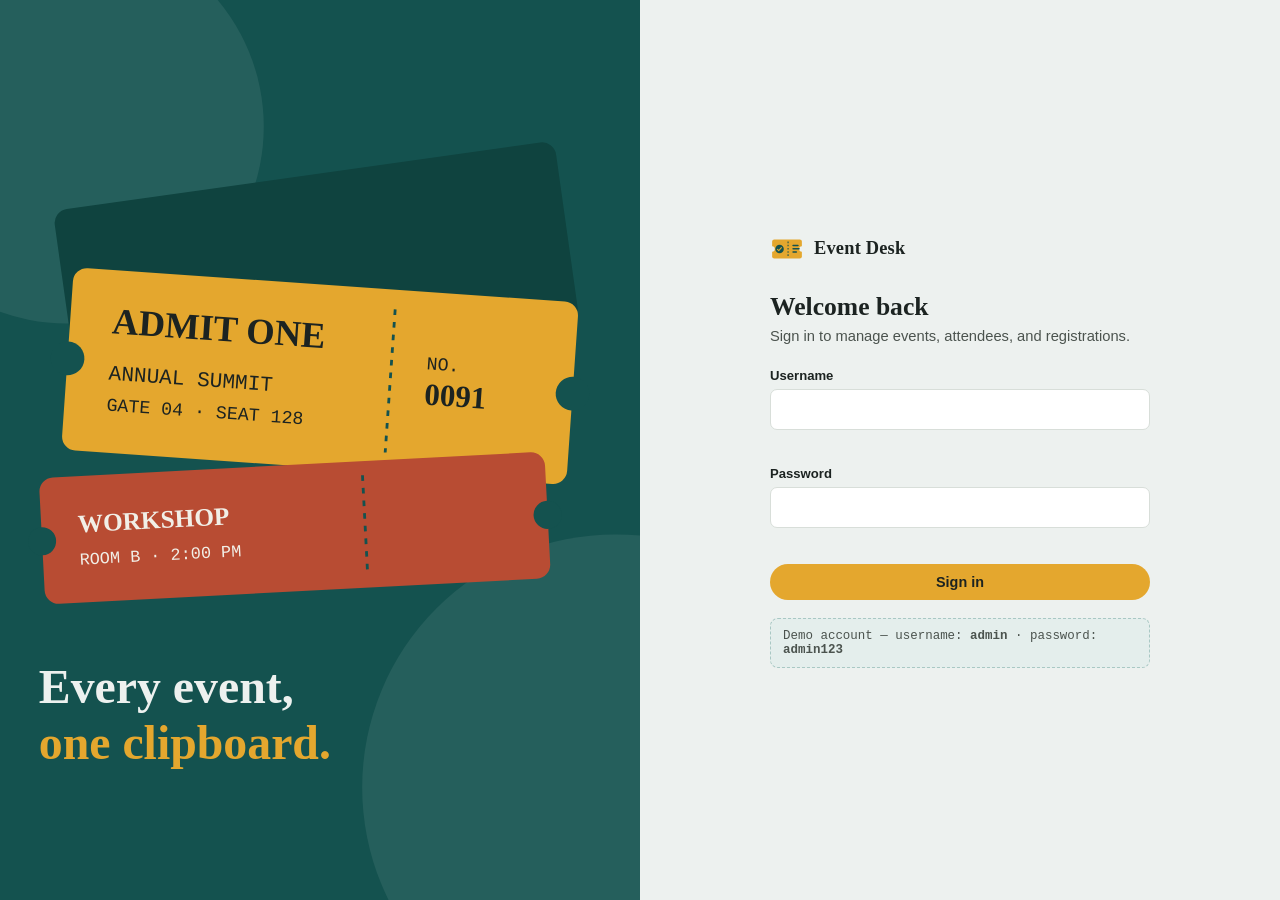
<file: index.html>
<!DOCTYPE html>
<html lang="en">
<head>
<meta charset="UTF-8">
<meta name="viewport" content="width=device-width, initial-scale=1.0">
<title>Event Desk</title>
</head>
<body>
  <script src="js/data.js"></script>
  <script src="js/auth.js"></script>
  <script>
    (function () {
      if (Session.isLoggedIn()) {
        location.replace('events.html');
      } else {
        location.replace('login.html');
      }
    })();
  </script>
</body>
</html>
</file>
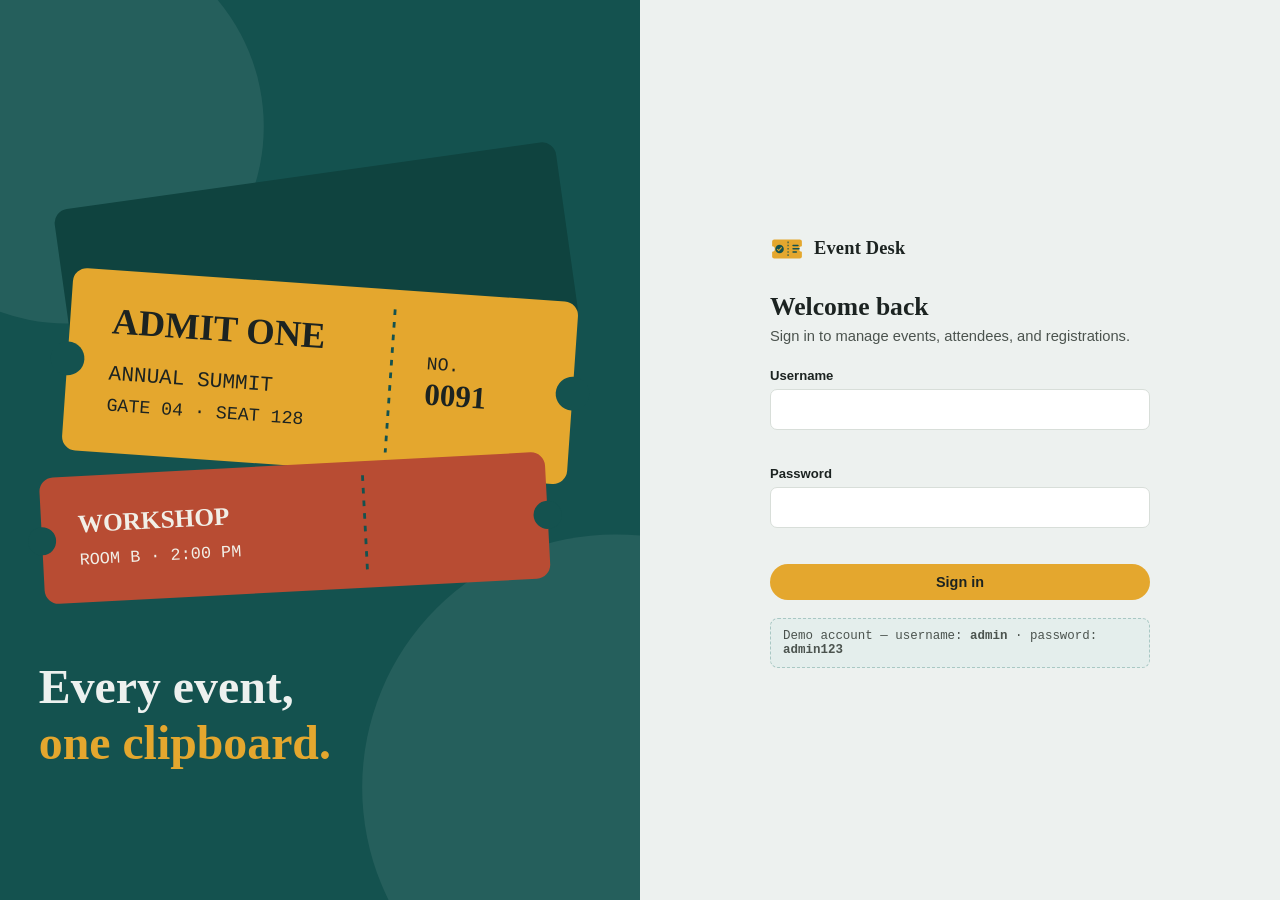
<file: attendee-form.html>
<!DOCTYPE html>
<html lang="en">
<head>
<meta charset="UTF-8">
<meta name="viewport" content="width=device-width, initial-scale=1.0">
<title>Attendee form · Event Desk</title>
<link rel="stylesheet" href="css/style.css">
</head>
<body>
  <div class="app-shell">
    <div id="sidebar-slot"></div>

    <main class="main" style="max-width:640px;">
      <a href="attendees.html" class="btn btn-ghost btn-sm" style="margin-bottom:18px;">&larr; All attendees</a>

      <div class="page-head">
        <div>
          <p class="eyebrow" id="form-eyebrow">Event Desk</p>
          <h1 class="page-title" id="form-title">New attendee</h1>
          <p class="page-sub">Fields marked required must be completed.</p>
        </div>
      </div>

      <div id="flash-slot"></div>

      <div class="card card-pad">
        <form id="attendee-form" class="form-grid" novalidate>
          <div class="field">
            <label for="name">Full name <span aria-hidden="true">*</span></label>
            <input type="text" id="name" maxlength="120" required>
            <div class="error-msg" id="err-name"></div>
          </div>

          <div class="field">
            <label for="email">Email <span aria-hidden="true">*</span></label>
            <input type="email" id="email" maxlength="160" required>
            <div class="error-msg" id="err-email"></div>
          </div>

          <div class="field">
            <label for="phone">Phone number <span aria-hidden="true">*</span></label>
            <input type="tel" id="phone" maxlength="30" placeholder="555-123-4567" required>
            <div class="error-msg" id="err-phone"></div>
          </div>

          <div class="form-actions">
            <a href="attendees.html" class="btn btn-ghost">Cancel</a>
            <button type="submit" class="btn btn-primary" id="submit-btn">Save attendee</button>
          </div>
        </form>
      </div>
    </main>
  </div>

  <script src="js/data.js"></script>
  <script src="js/auth.js"></script>
  <script src="js/ui.js"></script>
  <script src="js/attendee-form.js"></script>
</body>
</html>
</file>
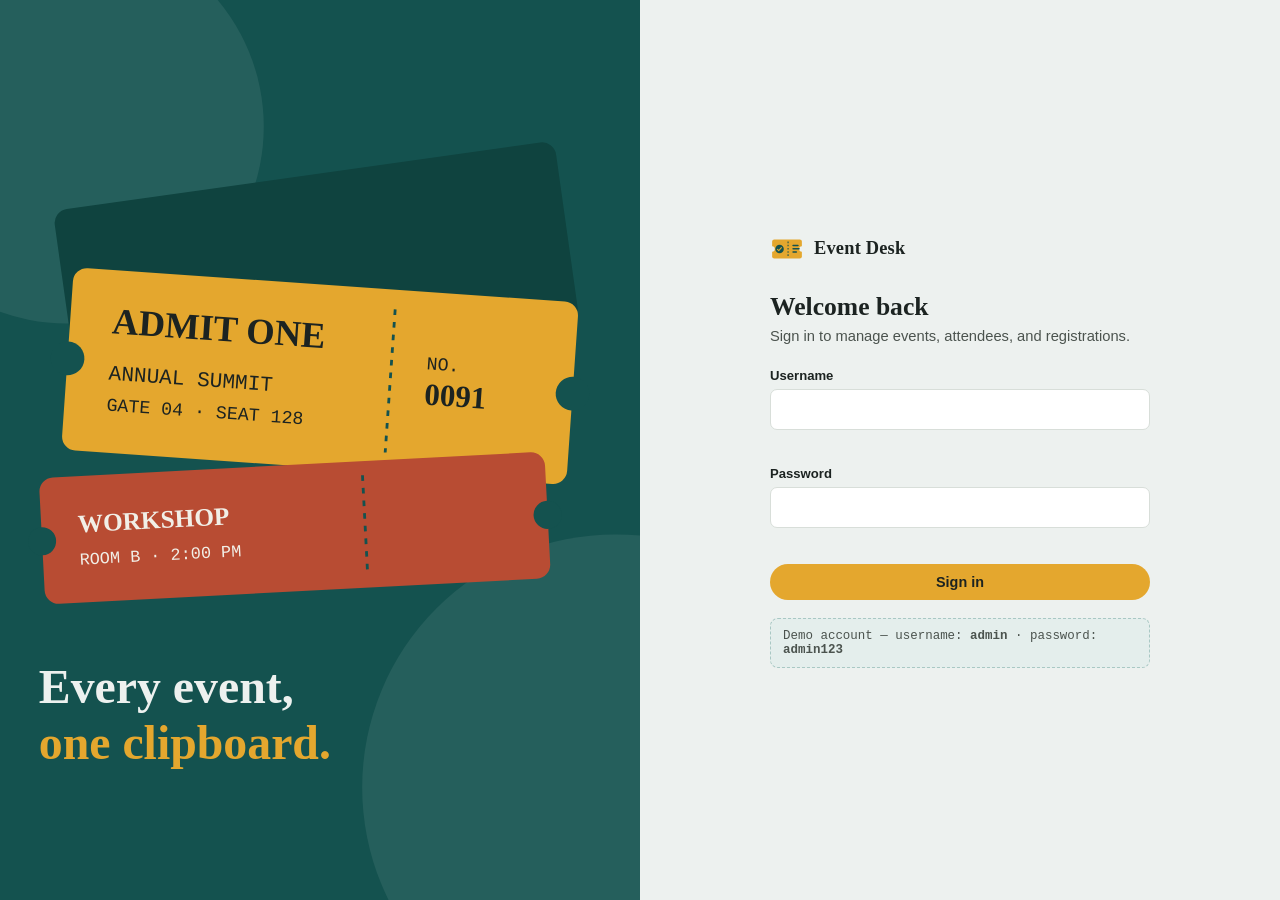
<file: attendees.html>
<!DOCTYPE html>
<html lang="en">
<head>
<meta charset="UTF-8">
<meta name="viewport" content="width=device-width, initial-scale=1.0">
<title>Attendees · Event Desk</title>
<link rel="stylesheet" href="css/style.css">
</head>
<body>
  <div class="app-shell">
    <div id="sidebar-slot"></div>

    <main class="main">
      <div class="page-head">
        <div>
          <p class="eyebrow">Event Desk</p>
          <h1 class="page-title">Attendees</h1>
          <p class="page-sub">Everyone on file, across every event.</p>
        </div>
        <a href="attendee-form.html" class="btn btn-primary">+ New attendee</a>
      </div>

      <div id="flash-slot"></div>

      <div class="toolbar">
        <div class="search-wrap">
          <svg viewBox="0 0 24 24" fill="none" stroke="currentColor" stroke-width="2"><circle cx="11" cy="11" r="7"/><line x1="21" y1="21" x2="16.65" y2="16.65"/></svg>
          <input type="text" id="search-input" placeholder="Search attendees by name…">
        </div>
        <span class="count-pill" id="count-pill">0 attendees</span>
      </div>

      <div id="attendees-slot"></div>
    </main>
  </div>

  <script src="js/data.js"></script>
  <script src="js/auth.js"></script>
  <script src="js/ui.js"></script>
  <script src="js/attendees.js"></script>
</body>
</html>
</file>
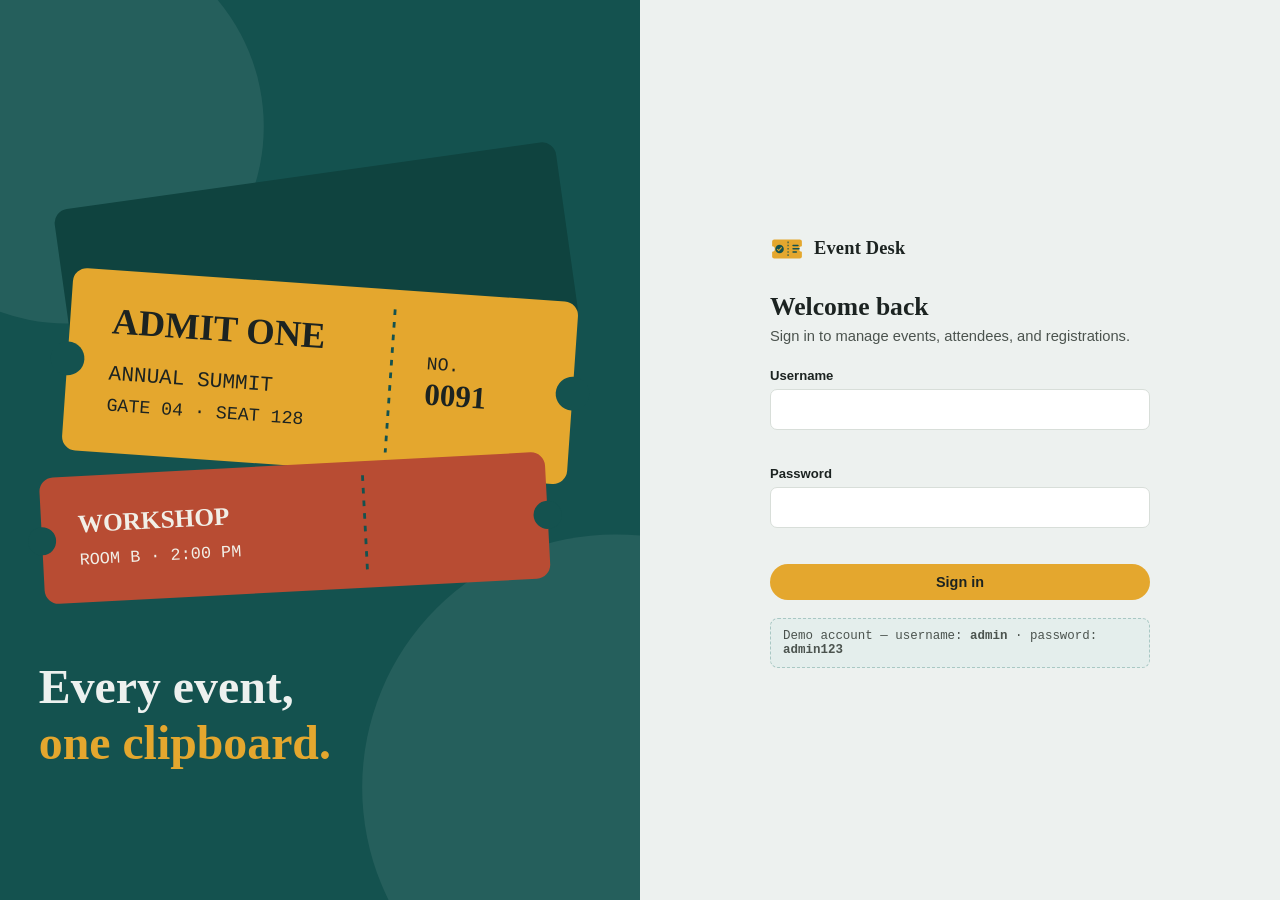
<file: event-form.html>
<!DOCTYPE html>
<html lang="en">
<head>
<meta charset="UTF-8">
<meta name="viewport" content="width=device-width, initial-scale=1.0">
<title>Event form · Event Desk</title>
<link rel="stylesheet" href="css/style.css">
</head>
<body>
  <div class="app-shell">
    <div id="sidebar-slot"></div>

    <main class="main">
      <a href="events.html" class="btn btn-ghost btn-sm" style="margin-bottom:18px;">&larr; All events</a>

      <div class="page-head">
        <div>
          <p class="eyebrow" id="form-eyebrow">Event Desk</p>
          <h1 class="page-title" id="form-title">New event</h1>
          <p class="page-sub">Fill in the details below. Fields marked required must be completed.</p>
        </div>
      </div>

      <div id="flash-slot"></div>

      <div class="card card-pad">
        <form id="event-form" class="form-grid" novalidate>
          <div class="field">
            <label for="name">Event name <span aria-hidden="true">*</span></label>
            <input type="text" id="name" maxlength="120" required>
            <div class="error-msg" id="err-name"></div>
          </div>

          <div class="field">
            <label for="description">Description</label>
            <textarea id="description" maxlength="600" placeholder="What's this event about?"></textarea>
            <div class="error-msg" id="err-description"></div>
          </div>

          <div class="form-row-2">
            <div class="field">
              <label for="date">Date <span aria-hidden="true">*</span></label>
              <input type="date" id="date" required>
              <div class="error-msg" id="err-date"></div>
            </div>
            <div class="field">
              <label for="time">Time <span aria-hidden="true">*</span></label>
              <input type="time" id="time" required>
              <div class="error-msg" id="err-time"></div>
            </div>
          </div>

          <div class="field">
            <label for="location">Location <span aria-hidden="true">*</span></label>
            <input type="text" id="location" maxlength="160" required>
            <div class="error-msg" id="err-location"></div>
          </div>

          <div class="field" id="registration">
            <label>Registered attendees</label>
            <div class="hint" id="attendee-hint">Check everyone who should be registered for this event.</div>
            <div class="checkbox-list" id="attendee-checklist"></div>
          </div>

          <div class="form-actions">
            <a href="events.html" class="btn btn-ghost">Cancel</a>
            <button type="submit" class="btn btn-primary" id="submit-btn">Save event</button>
          </div>
        </form>
      </div>
    </main>
  </div>

  <script src="js/data.js"></script>
  <script src="js/auth.js"></script>
  <script src="js/ui.js"></script>
  <script src="js/event-form.js"></script>
</body>
</html>
</file>
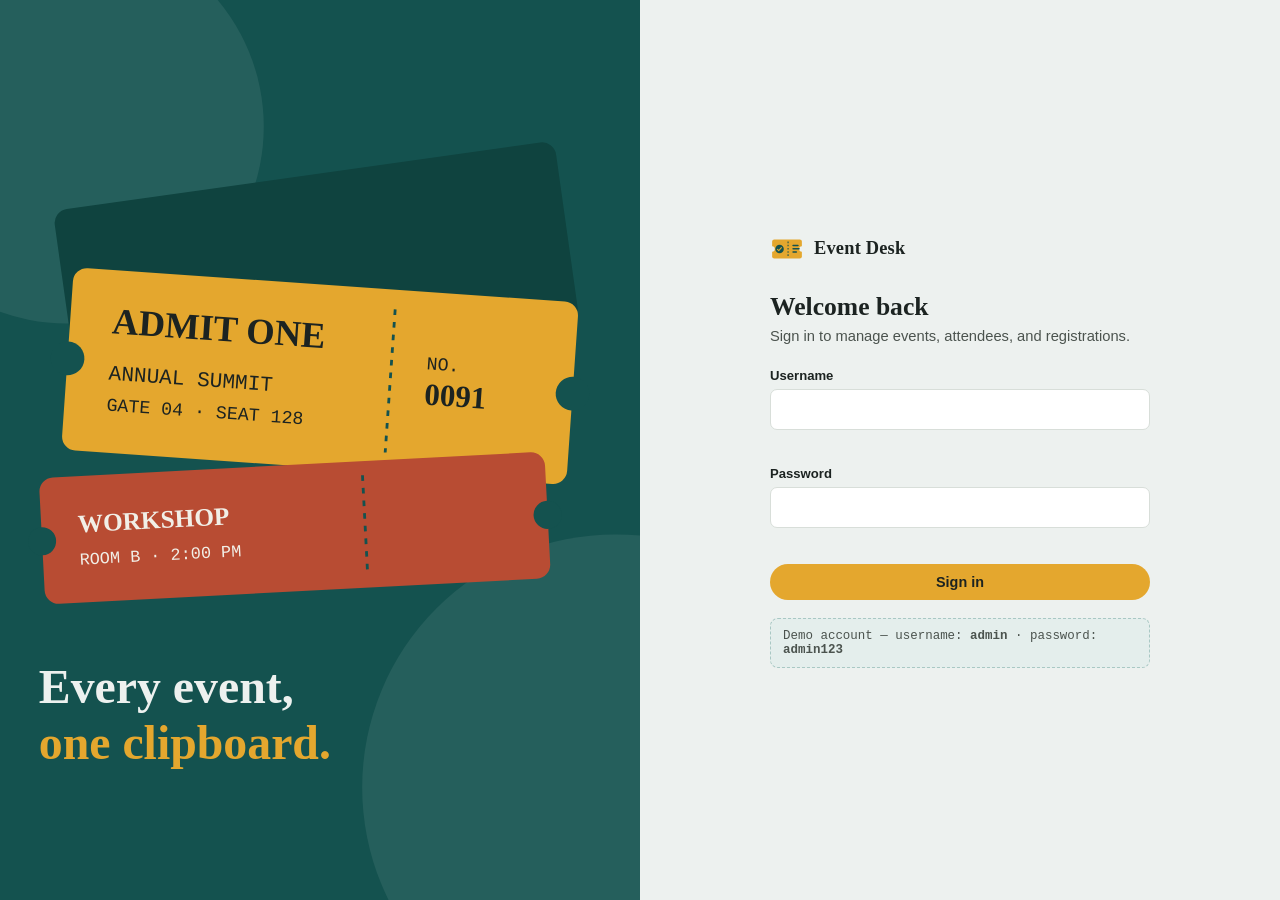
<file: event-view.html>
<!DOCTYPE html>
<html lang="en">
<head>
<meta charset="UTF-8">
<meta name="viewport" content="width=device-width, initial-scale=1.0">
<title>Event details · Event Desk</title>
<link rel="stylesheet" href="css/style.css">
</head>
<body>
  <div class="app-shell">
    <div id="sidebar-slot"></div>

    <main class="main">
      <a href="events.html" class="btn btn-ghost btn-sm" style="margin-bottom:18px;">&larr; All events</a>
      <div id="flash-slot"></div>
      <div id="content-slot"></div>
    </main>
  </div>

  <script src="js/data.js"></script>
  <script src="js/auth.js"></script>
  <script src="js/ui.js"></script>
  <script src="js/event-view.js"></script>
</body>
</html>
</file>
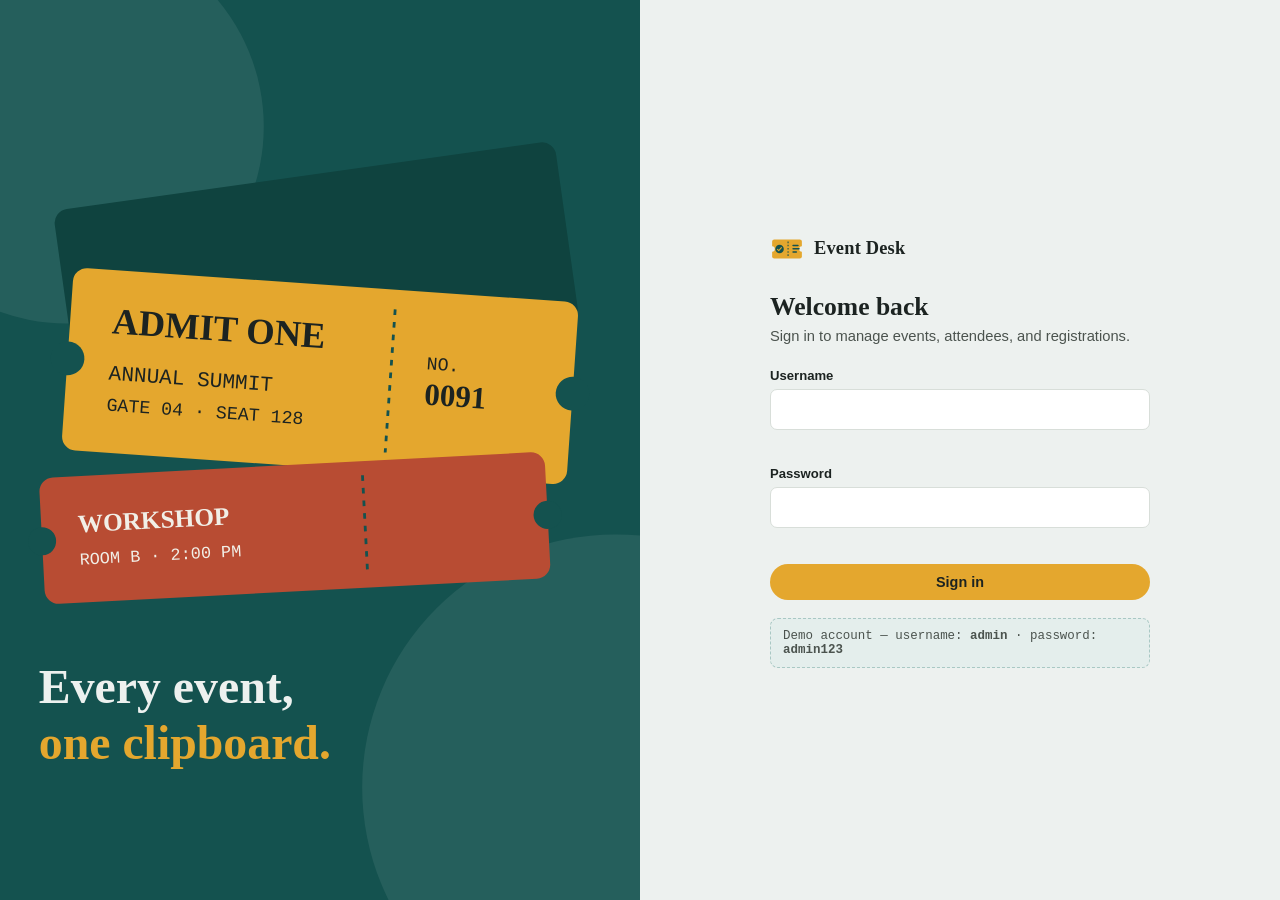
<file: events.html>
<!DOCTYPE html>
<html lang="en">
<head>
<meta charset="UTF-8">
<meta name="viewport" content="width=device-width, initial-scale=1.0">
<title>Events · Event Desk</title>
<link rel="stylesheet" href="css/style.css">
</head>
<body>
  <div class="app-shell">
    <div id="sidebar-slot"></div>

    <main class="main">
      <div class="page-head">
        <div>
          <p class="eyebrow">Event Desk</p>
          <h1 class="page-title">Events</h1>
          <p class="page-sub">Every ticket your desk has issued — search, open, or add a new one.</p>
        </div>
        <a href="event-form.html" class="btn btn-primary">+ New event</a>
      </div>

      <div id="flash-slot"></div>

      <div class="stat-strip" id="stat-strip"></div>

      <div class="toolbar">
        <div class="search-wrap">
          <svg viewBox="0 0 24 24" fill="none" stroke="currentColor" stroke-width="2"><circle cx="11" cy="11" r="7"/><line x1="21" y1="21" x2="16.65" y2="16.65"/></svg>
          <input type="text" id="search-input" placeholder="Search events by name…">
        </div>
        <span class="count-pill" id="count-pill">0 events</span>
      </div>

      <div id="events-slot"></div>
    </main>
  </div>

  <script src="js/data.js"></script>
  <script src="js/auth.js"></script>
  <script src="js/ui.js"></script>
  <script src="js/events.js"></script>
</body>
</html>
</file>
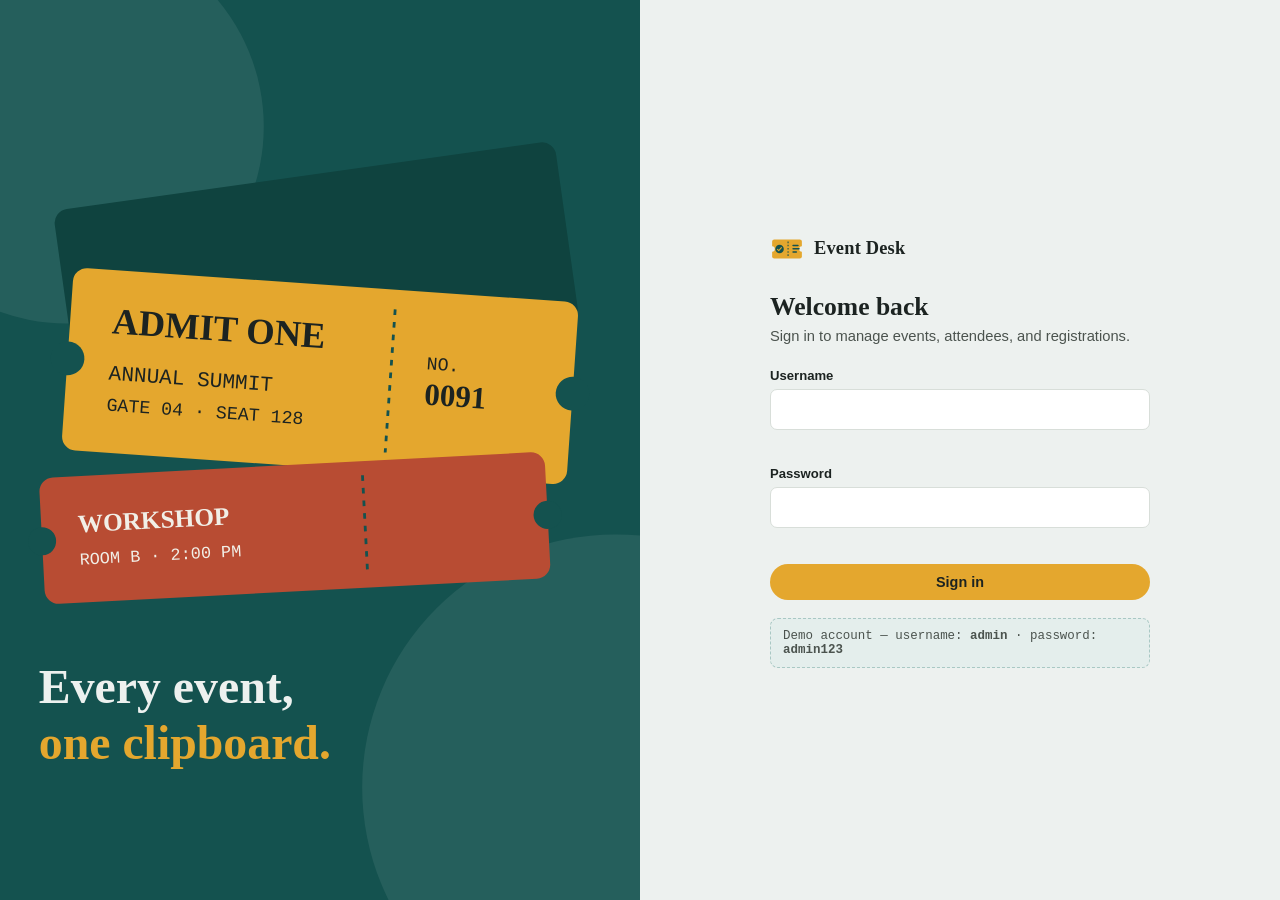
<file: login.html>
<!DOCTYPE html>
<html lang="en">
<head>
<meta charset="UTF-8">
<meta name="viewport" content="width=device-width, initial-scale=1.0">
<title>Sign in · Event Desk</title>
<link rel="stylesheet" href="css/style.css">
</head>
<body>
  <div class="login-shell">
    <div class="login-art">
      <img src="img/login-art.svg" alt="Illustration of stacked event tickets">
    </div>
    <div class="login-panel">
      <div class="login-card">
        <div class="brand">
          <img src="img/brand-mark.svg" alt="" width="34" height="34">
          <span class="brand-name">Event Desk</span>
        </div>
        <h1>Welcome back</h1>
        <p class="sub">Sign in to manage events, attendees, and registrations.</p>

        <div id="flash-slot"></div>

        <form id="login-form" class="form-grid" novalidate>
          <div class="field">
            <label for="username">Username</label>
            <input type="text" id="username" name="username" autocomplete="username" required>
            <div class="error-msg" id="err-username"></div>
          </div>
          <div class="field">
            <label for="password">Password</label>
            <input type="password" id="password" name="password" autocomplete="current-password" required>
            <div class="error-msg" id="err-password"></div>
          </div>
          <button type="submit" class="btn btn-primary btn-block">Sign in</button>
        </form>

        <div class="login-hint">
          Demo account — username: <strong>admin</strong> · password: <strong>admin123</strong>
        </div>
      </div>
    </div>
  </div>

  <script src="js/data.js"></script>
  <script src="js/auth.js"></script>
  <script src="js/ui.js"></script>
  <script src="js/login.js"></script>
</body>
</html>
</file>
<file: css/style.css>
/* ==========================================================================
   Event Desk — design tokens
   Theme: field-ledger / ticket-stub admin tool
   ========================================================================== */

:root{
  --ink:        #1C2321;
  --ink-soft:   #4B534E;
  --paper:      #EDF1EF;
  --paper-dim:  #E3E9E5;
  --card:       #FFFFFF;
  --line:       #D8DED9;
  --teal:       #14524F;
  --teal-dark:  #0F433F;
  --teal-tint:  #E4EEEC;
  --mustard:    #E4A72E;
  --mustard-dark:#C88E1D;
  --brick:      #B84C33;
  --brick-tint: #F6E4DE;
  --good:       #2F7A4E;
  --good-tint:  #E1F0E5;

  --font-display: Georgia, 'Iowan Old Style', 'Times New Roman', serif;
  --font-body: -apple-system, BlinkMacSystemFont, 'Segoe UI', Roboto, Helvetica, Arial, sans-serif;
  --font-mono: 'Courier New', Courier, monospace;

  --radius: 8px;
  --radius-lg: 14px;
  --shadow-card: 0 1px 2px rgba(28,35,33,.06), 0 6px 18px -10px rgba(28,35,33,.18);
  --shadow-pop: 0 10px 30px -8px rgba(28,35,33,.35);
}

*, *::before, *::after{ box-sizing: border-box; }
html, body{ height: 100%; }
body{
  margin:0;
  font-family: var(--font-body);
  background: var(--paper);
  color: var(--ink);
  -webkit-font-smoothing: antialiased;
}
img{ max-width:100%; display:block; }
a{ color: inherit; }
button{ font-family: inherit; }

:focus-visible{
  outline: 3px solid var(--mustard);
  outline-offset: 2px;
}

.hidden{ display:none !important; }

/* ------------------------------ layout shell ---------------------------- */
.app-shell{
  min-height:100vh;
  display:grid;
  grid-template-columns: 226px 1fr;
}
@media (max-width: 860px){
  .app-shell{ grid-template-columns: 1fr; }
}

.sidebar{
  background: var(--teal);
  color: #EDF1EF;
  padding: 22px 18px;
  display:flex;
  flex-direction:column;
  gap: 26px;
}
@media (max-width: 860px){
  .sidebar{
    display:flex;
    flex-direction:row;
    align-items:center;
    justify-content:space-between;
    padding: 12px 16px;
  }
  .sidebar .brand-tagline, .sidebar .nav-foot{ display:none; }
  .sidebar nav{ flex-direction:row; }
}

.brand{
  display:flex;
  align-items:center;
  gap:10px;
}
.brand img{ width:34px; height:34px; }
.brand-name{
  font-family: var(--font-display);
  font-weight:700;
  font-size: 1.15rem;
  letter-spacing:.2px;
}
.brand-tagline{
  font-family: var(--font-mono);
  font-size: .68rem;
  letter-spacing: .12em;
  text-transform: uppercase;
  color: #9FC2BE;
  margin-top:-18px;
}

.sidebar nav{
  display:flex;
  flex-direction:column;
  gap:4px;
}
.nav-link{
  display:flex;
  align-items:center;
  gap:10px;
  padding: 10px 12px;
  border-radius: 7px;
  text-decoration:none;
  color: #D9E6E4;
  font-size:.92rem;
  font-weight:600;
  border-left: 3px solid transparent;
}
.nav-link:hover{ background: rgba(255,255,255,.08); }
.nav-link.active{
  background: rgba(255,255,255,.12);
  border-left-color: var(--mustard);
  color:#fff;
}
.nav-link .dot{
  width:6px;height:6px;border-radius:50%;background:var(--mustard);
  display:inline-block;
}

.nav-foot{
  margin-top:auto;
  display:flex;
  flex-direction:column;
  gap:10px;
  border-top:1px solid rgba(255,255,255,.14);
  padding-top:14px;
}
.who-am-i{
  font-family: var(--font-mono);
  font-size:.75rem;
  color:#B9D4D1;
}
.btn-logout{
  background:transparent;
  border:1px solid rgba(255,255,255,.35);
  color:#EDF1EF;
  padding:8px 10px;
  border-radius:7px;
  cursor:pointer;
  font-size:.82rem;
  font-weight:600;
  text-align:left;
}
.btn-logout:hover{ background: rgba(255,255,255,.1); border-color:#fff; }

.main{
  padding: 30px 36px 60px;
  max-width: 1180px;
  width:100%;
}
@media (max-width:640px){
  .main{ padding: 20px 16px 48px; }
}

.page-head{
  display:flex;
  justify-content:space-between;
  align-items:flex-end;
  gap:16px;
  flex-wrap:wrap;
  margin-bottom: 22px;
}
.eyebrow{
  font-family: var(--font-mono);
  font-size:.72rem;
  letter-spacing:.14em;
  text-transform:uppercase;
  color: var(--ink-soft);
  margin: 0 0 4px;
}
.page-title{
  font-family: var(--font-display);
  font-size: 2rem;
  margin:0;
  font-weight:700;
}
.page-sub{
  color: var(--ink-soft);
  margin:6px 0 0;
  font-size:.95rem;
}

/* --------------------------------- buttons -------------------------------*/
.btn{
  display:inline-flex;
  align-items:center;
  gap:8px;
  padding: 10px 18px;
  border-radius: 999px;
  border: none;
  cursor:pointer;
  font-weight:700;
  font-size:.9rem;
  text-decoration:none;
  transition: transform .06s ease;
}
.btn:active{ transform: translateY(1px); }
.btn-primary{ background: var(--mustard); color: #1C2321; }
.btn-primary:hover{ background: var(--mustard-dark); }
.btn-teal{ background: var(--teal); color:#fff; }
.btn-teal:hover{ background: var(--teal-dark); }
.btn-ghost{ background: transparent; color: var(--teal); border:1.5px solid var(--line); }
.btn-ghost:hover{ border-color: var(--teal); background: var(--teal-tint); }
.btn-danger{ background: var(--brick-tint); color: var(--brick); }
.btn-danger:hover{ background: #eecdc2; }
.btn-sm{ padding: 6px 12px; font-size:.78rem; }
.btn-block{ width:100%; justify-content:center; }

/* ---------------------------------- cards --------------------------------*/
.card{
  background: var(--card);
  border-radius: var(--radius-lg);
  border: 1px solid var(--line);
  box-shadow: var(--shadow-card);
}
.card-pad{ padding: 22px 24px; }

/* ---------------------------- search / toolbar ---------------------------*/
.toolbar{
  display:flex;
  gap:12px;
  align-items:center;
  flex-wrap:wrap;
  margin-bottom:20px;
}
.search-wrap{
  position:relative;
  flex: 1 1 260px;
  max-width:380px;
}
.search-wrap input{
  width:100%;
  padding: 10px 14px 10px 36px;
  border-radius: 999px;
  border: 1.5px solid var(--line);
  background: #fff;
  font-size:.92rem;
}
.search-wrap input:focus{ border-color: var(--teal); }
.search-wrap svg{
  position:absolute; left:12px; top:50%; transform:translateY(-50%);
  width:16px; height:16px; color: var(--ink-soft);
}
.count-pill{
  font-family: var(--font-mono);
  font-size:.76rem;
  color: var(--ink-soft);
  background: var(--paper-dim);
  padding:6px 12px;
  border-radius:999px;
}

/* ------------------------------ ticket cards ------------------------------
   Signature element: event = ticket stub, with a perforated tear line and
   an "ADMIT" corner badge that carries the live attendee count.
---------------------------------------------------------------------------*/
.ticket-grid{
  display:grid;
  grid-template-columns: repeat(auto-fill, minmax(300px, 1fr));
  gap: 20px;
}

.ticket{
  position:relative;
  display:grid;
  grid-template-columns: 1fr 92px;
  background: var(--card);
  border-radius: var(--radius-lg);
  border: 1px solid var(--line);
  box-shadow: var(--shadow-card);
  overflow:hidden;
  text-decoration:none;
  color:inherit;
  transition: transform .12s ease, box-shadow .12s ease;
}
.ticket:hover{
  transform: translateY(-3px);
  box-shadow: 0 16px 30px -14px rgba(20,82,79,.35);
}
.ticket-body{ padding: 18px 16px; min-width:0; }
.ticket-date{
  font-family: var(--font-mono);
  font-size:.72rem;
  letter-spacing:.06em;
  color: var(--brick);
  text-transform:uppercase;
  margin-bottom:8px;
}
.ticket-name{
  font-family: var(--font-display);
  font-weight:700;
  font-size:1.18rem;
  margin: 0 0 8px;
  line-height:1.25;
  overflow-wrap: anywhere;
}
.ticket-meta{
  display:flex;
  flex-direction:column;
  gap:4px;
  font-size:.83rem;
  color: var(--ink-soft);
}
.ticket-meta span{ display:flex; gap:6px; align-items:center; }
.ticket-meta svg{ width:14px; height:14px; flex:none; opacity:.75; }

.ticket-stub{
  position:relative;
  background: var(--teal);
  color:#fff;
  display:flex;
  flex-direction:column;
  align-items:center;
  justify-content:center;
  gap:2px;
  border-left: 2px dashed rgba(255,255,255,.35);
}
.ticket-stub::before,
.ticket-stub::after{
  content:"";
  position:absolute;
  width:16px; height:16px;
  background: var(--paper);
  border-radius:50%;
  left:-8px;
}
.ticket-stub::before{ top:-8px; }
.ticket-stub::after{ bottom:-8px; }
.stub-num{
  font-family: var(--font-display);
  font-weight:700;
  font-size:1.5rem;
  line-height:1;
}
.stub-label{
  font-family: var(--font-mono);
  font-size:.6rem;
  letter-spacing:.1em;
  text-transform:uppercase;
  color:#B9D4D1;
}

.empty-state{
  text-align:center;
  padding: 50px 20px;
  color: var(--ink-soft);
}
.empty-state img{ margin: 0 auto 14px; width:180px; }
.empty-state h3{ font-family: var(--font-display); margin:0 0 6px; color:var(--ink); }

/* ---------------------------------- table ---------------------------------*/
.table-wrap{
  overflow-x:auto;
  border-radius: var(--radius-lg);
  border:1px solid var(--line);
  background:#fff;
}
table{ width:100%; border-collapse: collapse; min-width: 560px; }
thead th{
  text-align:left;
  font-family: var(--font-mono);
  font-size:.72rem;
  letter-spacing:.08em;
  text-transform:uppercase;
  color: var(--ink-soft);
  background: var(--paper-dim);
  padding: 12px 16px;
  border-bottom:1px solid var(--line);
}
tbody td{
  padding: 13px 16px;
  border-bottom:1px solid var(--line);
  font-size:.9rem;
  vertical-align: middle;
}
tbody tr:last-child td{ border-bottom:none; }
tbody tr:hover{ background: var(--teal-tint); }
td.mono, .mono{ font-family: var(--font-mono); font-size:.86rem; color: var(--ink-soft); }
.row-actions{ display:flex; gap:8px; justify-content:flex-end; }
.name-cell{ font-weight:700; }

/* --------------------------------- badges ---------------------------------*/
.badge{
  display:inline-flex;
  align-items:center;
  gap:5px;
  font-family: var(--font-mono);
  font-size:.72rem;
  padding:3px 9px;
  border-radius: 999px;
  background: var(--good-tint);
  color: var(--good);
  font-weight:700;
}

/* ---------------------------------- forms ---------------------------------*/
.form-grid{
  display:grid;
  gap:18px;
}
.field{ display:flex; flex-direction:column; gap:6px; }
.field label{
  font-size:.82rem;
  font-weight:700;
  color: var(--ink);
}
.field .hint{ font-size:.76rem; color: var(--ink-soft); font-weight:400; }
input[type=text], input[type=email], input[type=tel], input[type=date], input[type=time], input[type=password], textarea, select{
  padding: 11px 13px;
  border-radius: 7px;
  border: 1.5px solid var(--line);
  font-size:.94rem;
  font-family: inherit;
  background:#fff;
  color: var(--ink);
  width:100%;
}
textarea{ resize: vertical; min-height: 100px; }
input:focus, textarea:focus, select:focus{ border-color: var(--teal); }
input.invalid, textarea.invalid{ border-color: var(--brick); background: #FBF2EF; }
.error-msg{
  color: var(--brick);
  font-size:.78rem;
  font-weight:600;
  min-height: 1em;
}
.form-row-2{
  display:grid;
  grid-template-columns: 1fr 1fr;
  gap:18px;
}
@media (max-width:560px){ .form-row-2{ grid-template-columns: 1fr; } }

.form-actions{
  display:flex;
  gap:12px;
  justify-content:flex-end;
  padding-top: 8px;
  border-top: 1px solid var(--line);
  margin-top:6px;
}

.checkbox-list{
  display:grid;
  grid-template-columns: repeat(auto-fill,minmax(200px,1fr));
  gap:10px;
  max-height: 260px;
  overflow-y:auto;
  padding: 12px;
  border:1.5px solid var(--line);
  border-radius:8px;
  background: var(--paper-dim);
}
.checkbox-item{
  display:flex;
  align-items:center;
  gap:9px;
  background:#fff;
  border:1px solid var(--line);
  border-radius:7px;
  padding:8px 10px;
  font-size:.86rem;
}
.checkbox-item input{ width:auto; }

/* ------------------------------ view event page ---------------------------*/
.view-head{
  background: var(--teal);
  color:#fff;
  border-radius: var(--radius-lg);
  padding: 26px 28px;
  position:relative;
  overflow:hidden;
  margin-bottom:22px;
}
.view-head::after{
  content:"";
  position:absolute; inset:0;
  background-image: radial-gradient(circle, rgba(255,255,255,.15) 1.5px, transparent 1.5px);
  background-size: 14px 14px;
  opacity:.25;
  pointer-events:none;
}
.view-head .eyebrow{ color:#B9D4D1; }
.view-head h1{
  font-family: var(--font-display);
  font-size: 2rem;
  margin: 4px 0 14px;
  position:relative;
}
.view-facts{
  display:flex;
  gap:22px;
  flex-wrap:wrap;
  position:relative;
}
.view-facts div{ font-size:.88rem; }
.view-facts .lbl{
  font-family: var(--font-mono);
  font-size:.68rem;
  letter-spacing:.08em;
  text-transform:uppercase;
  color:#9FC2BE;
  display:block;
  margin-bottom:2px;
}
.two-col{
  display:grid;
  grid-template-columns: 1.4fr 1fr;
  gap: 22px;
  align-items:start;
}
@media (max-width:820px){ .two-col{ grid-template-columns:1fr; } }

.section-title{
  font-family: var(--font-display);
  font-size:1.15rem;
  margin: 0 0 12px;
  display:flex;
  align-items:center;
  justify-content:space-between;
}

.attendee-chip{
  display:flex;
  align-items:center;
  justify-content:space-between;
  gap:10px;
  padding: 10px 12px;
  border-radius:8px;
  border:1px solid var(--line);
  margin-bottom:8px;
  font-size:.87rem;
}
.attendee-chip:last-child{ margin-bottom:0; }
.attendee-chip .who{ font-weight:700; }
.attendee-chip .contact{ font-family: var(--font-mono); font-size:.76rem; color:var(--ink-soft); }

/* ---------------------------------- login ---------------------------------*/
.login-shell{
  min-height:100vh;
  display:grid;
  grid-template-columns: 1fr 1fr;
  background: var(--paper);
}
@media (max-width: 860px){
  .login-shell{ grid-template-columns: 1fr; }
  .login-art{ display:none; }
}
.login-art{ height:100%; }
.login-art img{ height:100%; width:100%; object-fit:cover; }
.login-panel{
  display:flex;
  align-items:center;
  justify-content:center;
  padding: 30px;
}
.login-card{ width:100%; max-width: 380px; }
.login-card .brand{ margin-bottom: 26px; }
.login-card .brand-name{ color: var(--ink); }
.login-card h1{
  font-family: var(--font-display);
  font-size:1.6rem;
  margin: 0 0 6px;
}
.login-card p.sub{ color: var(--ink-soft); margin: 0 0 24px; font-size:.92rem; }
.login-hint{
  margin-top: 18px;
  font-size:.78rem;
  color: var(--ink-soft);
  background: var(--teal-tint);
  border: 1px dashed #A9C8C4;
  padding: 10px 12px;
  border-radius: 8px;
  font-family: var(--font-mono);
}

/* -------------------------------- toast/banner -----------------------------*/
.flash{
  padding: 11px 16px;
  border-radius: 8px;
  font-size:.88rem;
  font-weight:600;
  margin-bottom: 18px;
}
.flash-error{ background: var(--brick-tint); color: var(--brick); }
.flash-good{ background: var(--good-tint); color: var(--good); }

.divider-label{
  display:flex; align-items:center; gap:10px;
  color: var(--ink-soft); font-family: var(--font-mono); font-size:.7rem;
  letter-spacing:.1em; text-transform:uppercase; margin: 26px 0 14px;
}
.divider-label::before, .divider-label::after{ content:""; flex:1; height:1px; background: var(--line); }

.stat-strip{
  display:grid;
  grid-template-columns: repeat(3,1fr);
  gap:16px;
  margin-bottom: 24px;
}
@media (max-width:640px){ .stat-strip{ grid-template-columns:1fr; } }
.stat-box{
  background:#fff;
  border:1px solid var(--line);
  border-radius: var(--radius-lg);
  padding: 16px 18px;
}
.stat-box .num{ font-family: var(--font-display); font-size:1.8rem; font-weight:700; color: var(--teal); }
.stat-box .lbl{ font-size:.8rem; color: var(--ink-soft); }
</file>
